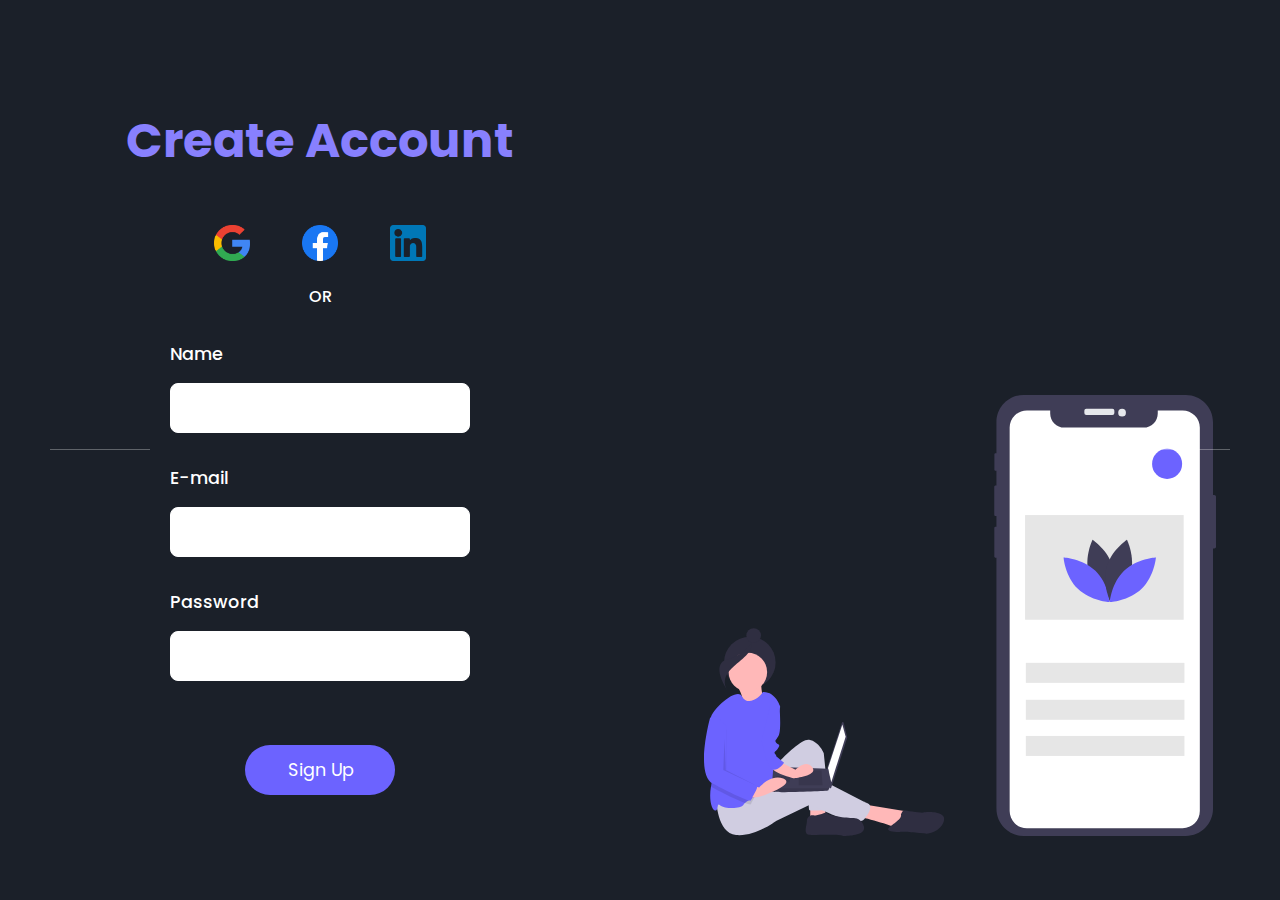
<file: CLINICAS SALVATE/1904/index.html>
<!DOCTYPE html>
<html lang="pt-br">
<head>
    <meta charset="UTF-8">
    <meta http-equiv="X-UA-Compatible" content="IE=edge">
    <meta name="viewport" content="width=device-width, initial-scale=1.0">
    <title>Sign Up Form</title>
    <link rel="stylesheet" href="style.css">
</head>
<body>
    <main>
        <h1>Create Account</h1>
        <div class="social-media">
            <a href="#">
                <img src="assets/google....png" alt="Google">
            </a>
            <a href="#">
                <img src="assets/facebook logo.webp" alt="Facebook">
            </a>
             <a href="#">
                <img src="assets/linkedin logo.png" alt="Linkedin">
            </a>
        </div>

        <div class="alternative">
            <span>OR</span>
        </div>

        <form action="">
            <label for="name">
                <span>Name</span>
                <input type="text" id="name" name="name">
            </label>

            <label for="email">
                <span>E-mail</span>
                <input type="email" id="email" name="email">
            </label>

            <label for="password">
                <span>Password</span>
                <input type="password" id="password" name="password">
            </label>

            <input type="submit" value="Sign Up" id="button">
        </form>
    </main>
    <section class="images">
        <img src="assets/svg google.svg" alt="Mobile">
        <div class="circle"></div>
    </section>
</body>
</html>
</file>
<file: CLINICAS SALVATE/1904/style.css>
@import url('https://fonts.googleapis.com/css2?family=Poppins:wght@100;200;300;400;500;600&display=swap');

* {
    margin: 0;
    padding: 0;
    border: 0;
    box-sizing: border-box;
    font-family: "Poppins", sans-serif;
}

body {
    background: #1B2029;
    color: white;
    font-weight: 500;
    display: flex;
    min-height: 100vh;
    min-width: 100vw;
}

main {
    width: 50vw;
    display: flex;
    flex-direction: column;
    align-items: center;
    justify-content: center;
}

main h1 {
    color: #8880FE;
    font-size: 3rem;
    margin-bottom: 3rem;
    text-align: center;
}

main.social-media {
    display: flex;
    align-content: center;
}

main .social-media a {
    text-decoration: none;
}

main .social-media img {
    width: 36px;
    margin-left: 3rem;
}

main .social-media a:first-child img {
    margin-left: 0;
}

main .alternative {
    margin-top: 1rem;
}


main .alternative span::before, main .alternative span::after {
    position: absolute;
    content: '';
    height: 1px;
    width: 100px;
    bottom: 50%;
    right: 50px;
    background: rgba(255, 255, 255, 0.3);
}

main .alternative span::after {
    left: 50px;
}

main form {
    display: flex;
    flex-direction: column;
    align-items: center;
}

main form label {
    display: flex;
    flex-direction: column;
}

main form label span {
    font-size: 1.1rem;
    margin-top: 2rem;
}

main form input {
    background:white;
    width: 300px;
    height: 50px;
    padding: 0 0.5rem;
    margin-top: 1rem;
    outline: none;
    color: rgba(166, 166, 166);
    font-size: 1rem;
    border: 1px solid white;
    border-radius: 8px;
}

main form input[type="submit"] {
    cursor: pointer;
    width: 50%;
    margin-top: 4rem;
    border: none;
    border-radius: 32px;
    background: #6C63FF;
    color: white;
    font-size: 1.1rem;
    transition: all .3s ease-in-out;
}

main form input[type="submit"]:hover {
    background: #5952d4;
}

section.images {
    width: 50vw;
    display: flex;
    align-items: flex-end;
    justify-content: flex-end;
    padding: 4rem;
}

section.images img {
    width: 100%;
}

@media only screen and (min-width: 900px) and (max-width: 1200px) {
    section.images img {
        width: 110%;
    }

    section.images .circle {
        clip-path: circle(35% at right 80%);
    }
}

@media only screen and (max-width: 900px) {
    section.images {
        display: none;
        visibility: hidden;
    }

    main {
        width: 100vw;
    }
}

@media only screen and (max-width: 450px) {
    main h1 {
        font-size: 2rem;
    }

    main .alternative span {
        font-size: 0.8rem;
    }

    main form label span, main form input[type="submit"] {
        font-size: 1rem;
    }

}
</file>
